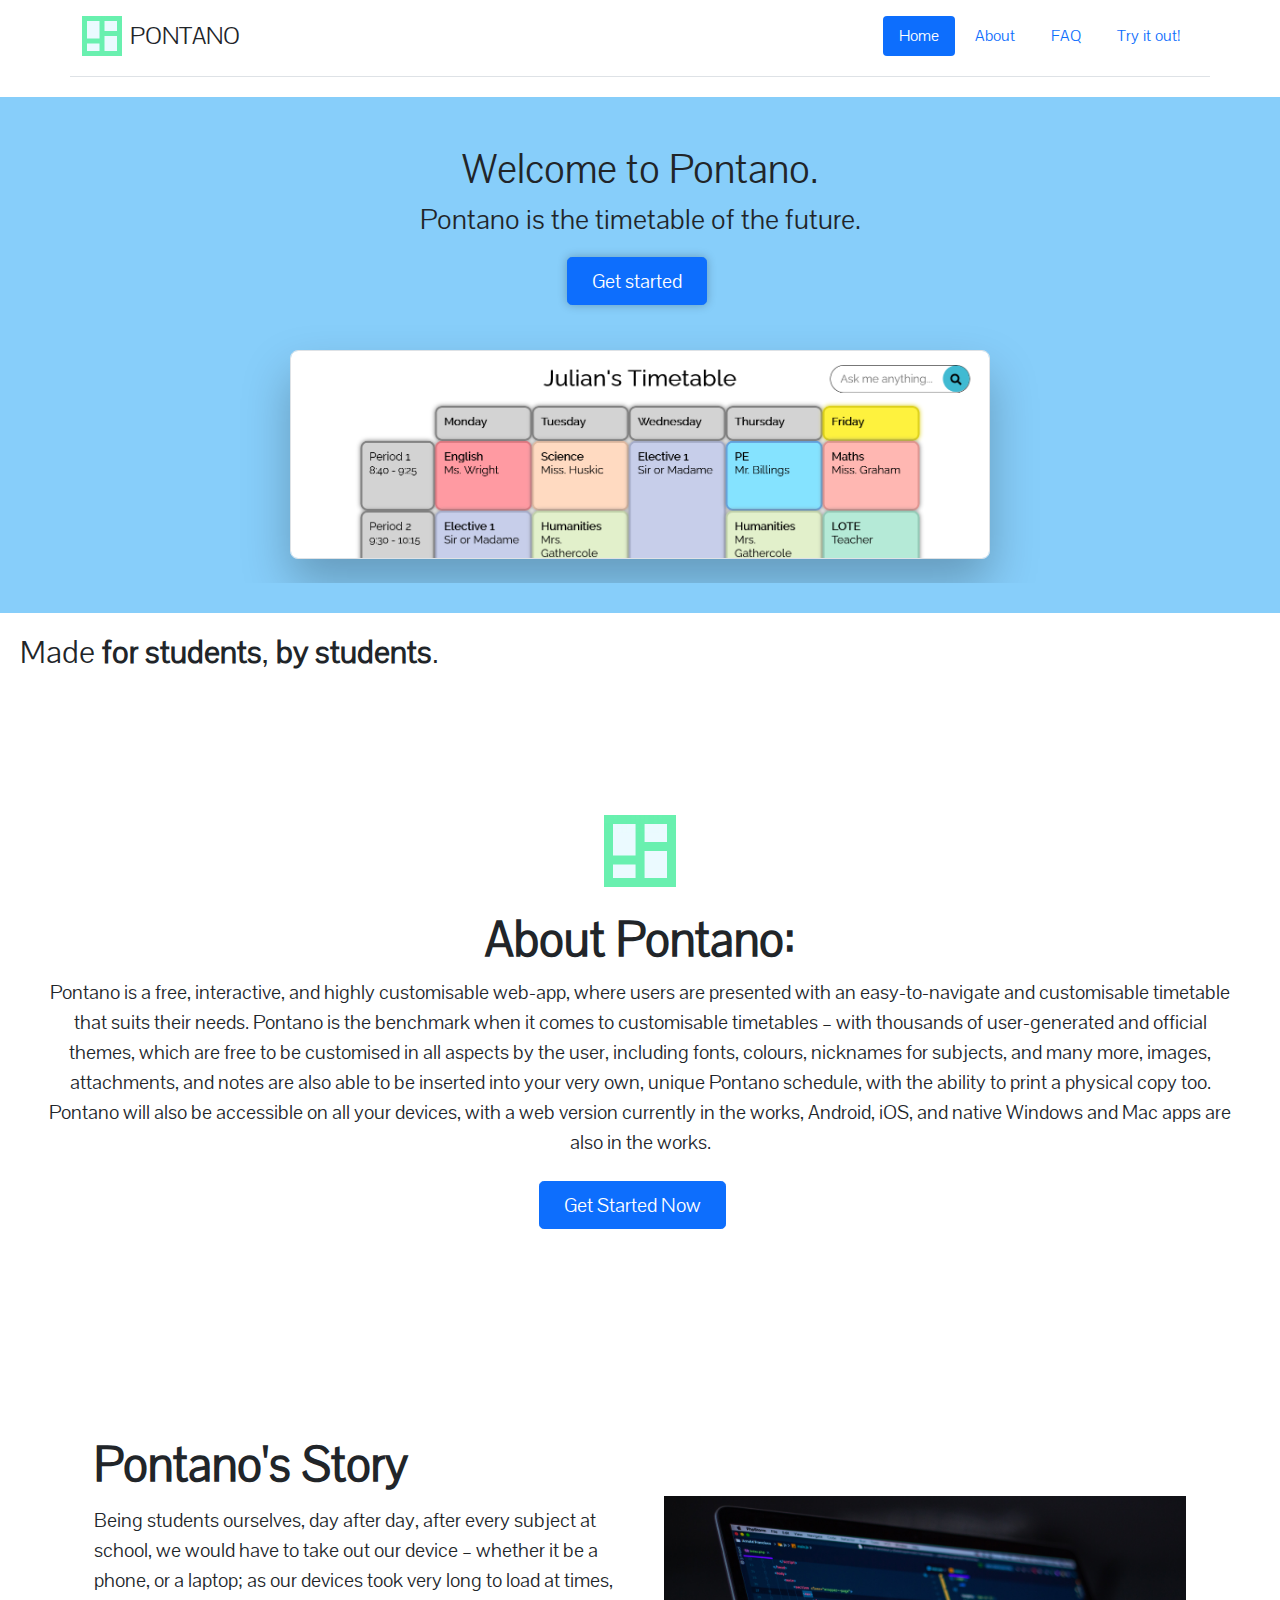
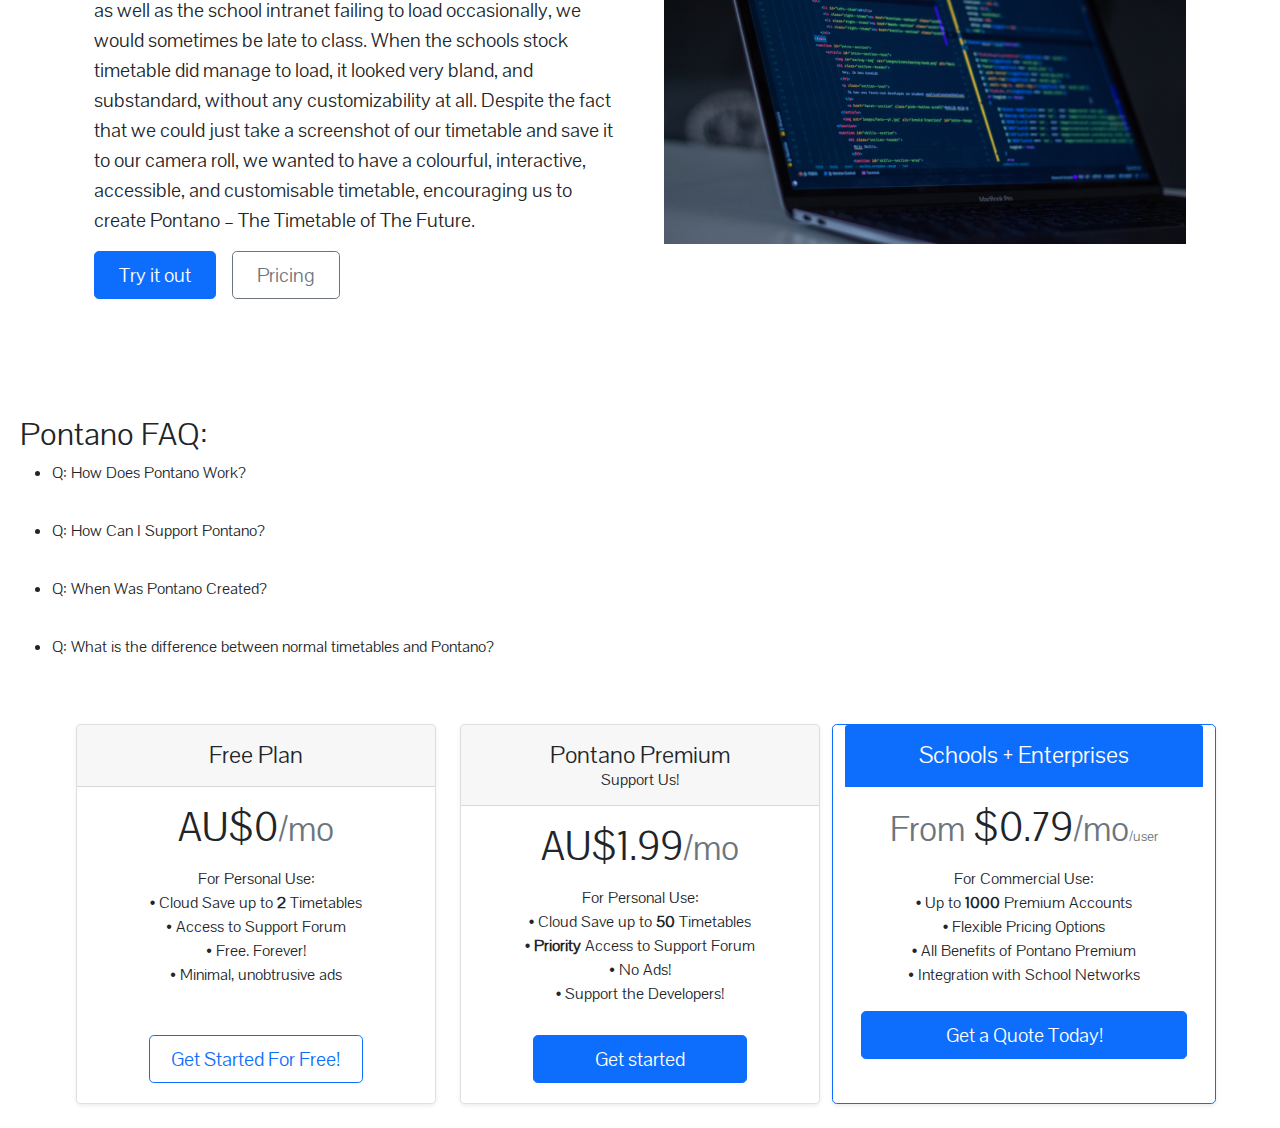
<file: index.html>
<!DOCTYPE html>
<html lang="en">
	<head>
		<title>Welcome to Pontano: Timetable of the Future</title>
		<meta charset="UTF-8">
		<meta name="viewport" content="width=device-width,initial-scale=1">
		<meta name="title" content="Welcome to Pontano: Timetable of the Future">
		<meta name="keywords" content="timetable,pontano">
		<meta name="description" content="Pontano is the timetable of the future when it comes to easy timetables. Made for students, by students.">
		
		<link rel="icon" href="favicon.ico" sizes="any"/>
		<link rel="icon" href="assets/logo.svg" type="image/svg+xml"/>
		<link rel="apple-touch-icon" href="assets/apple-touch-icon.png"/>
		<link rel="manifest" href="manifest.webmanifest"/>
		
		<link rel="stylesheet" href="styles/bootstrap.min.css" type="text/css"/>
		
		<link rel="stylesheet" href="styles/Pontano.css" type="text/css"/>
		<link rel="stylesheet" href="styles/essential.css" type="text/css"/>
		<link rel="stylesheet" href="styles/landingPage.css" type="text/css"/>
		
		<script src="scripts/landingPage.js"></script>
	</head>
	<body>
		<div class="full-width" id="nav-cont">
			<div class="container" id="nav-bar">
				<header class="d-flex flex-wrap justify-content-center py-3 mb-4">
					<a href="/" class="d-flex align-items-center mb-3 mb-md-0 me-md-auto text-dark text-decoration-none">
						<img src="assets/logo-256.png" alt="PONTANO" width="40" height="40" class="bi me-2"/>
						<span class="fs-4">PONTANO</span>
					</a>
					<ul class="nav nav-pills">
						<li class="nav-item"><a href="#" class="nav-link active" aria-current="page">Home</a></li>
						<li class="nav-item"><a href="#about" class="nav-link">About</a></li>
						<li class="nav-item"><a href="#faq" class="nav-link">FAQ</a></li>
						<li class="nav-item"><a href="app.html" class="nav-link">Try it out!</a></li>
					</ul>
				</header>
			</div>
		</div>
		<div class="full-width">
			<div class="line container border-bottom"></div>
		</div>
		<section id="intro" class="px-4 pt-5 text-center">
			<h1>Welcome to Pontano.</h1>
			<h3>Pontano is the timetable of the future.</h3>
			<a href="app.html"><button type="button" class="btn btn-primary btn-lg px-4 me-sm-3">Get started</button></a>
			<div class="overflow-hidden" id="sneakpeak-cont">
				<div class="container px-5">
					<img src="assets/sneakpeak.png" alt="Sneakpeak" width="700" height="500" class="img-fluid border mb-4"/>
				</div>
			</div>
		</section>
		<section id="shameless-self-promotion">
			<h2>Made <span>for students</span>, <span>by students</span>.</h2>
		</section>
		<section id="about" class="full-width">
			<div class="px-4 py-5 my-5 text-center">
				<img class="d-block mx-auto mb-4" src="assets/logo-512.png" alt="" width="72" height="72">
				<h1 class="display-5 fw-bold">About Pontano:</h1>
				<div class="col-lg-6 mx-auto noBigGap">
					<p class="lead mb-4">Pontano is a free, interactive, and highly customisable web-app, where users are presented with an easy-to-navigate and customisable timetable that suits their needs. Pontano is the benchmark when it comes to customisable timetables – with thousands of user-generated and official themes, which are free to be customised in all aspects by the user, including fonts, colours, nicknames for subjects, and many more, images, attachments, and notes are also able to be inserted into your very own, unique Pontano schedule, with the ability to print a physical copy too. Pontano will also be accessible on all your devices, with a web version currently in the works, Android, iOS, and native Windows and Mac apps are also in the works.</p>
					<div class="d-grid gap-2 d-sm-flex justify-content-sm-center">
						<a href="app.html"><button type="button" class="btn btn-primary btn-lg px-4 me-sm-3">Get Started Now</button></a>
					</div>
				</div>
			</div>
		</section>
		<section id="story">
			<div class="container col-xxl-8 px-4 py-5">
				<div class="row flex-lg-row-reverse align-items-center g-5 py-5">
					<div class="col-10 col-sm-8 col-lg-6">
						<img src="assets/coding_unsplash.jpg" class="d-block mx-lg-auto img-fluid" alt="Bootstrap Themes" width="700" height="500" loading="lazy"/>
					</div>
					<div class="col-lg-6">
						<h1 class="display-5 fw-bold lh-1 mb-3">Pontano's Story</h1>
						<p class="lead">Being students ourselves, day after day, after every subject at school, we would have to take out our device – whether it be a phone, or a laptop; as our devices took very long to load at times, as well as the school intranet failing to load occasionally, we would sometimes be late to class. When the schools stock timetable did manage to load, it looked very bland, and substandard, without any customizability at all. Despite the fact that we could just take a screenshot of our timetable and save it to our camera roll, we wanted to have a colourful, interactive, accessible, and customisable timetable, encouraging us to create Pontano – The Timetable of The Future.</p>
						<div class="d-grid gap-2 d-md-flex justify-content-md-start">
							<a href="app.html"><button type="button" class="btn btn-primary btn-lg px-4 me-md-2">Try it out</button></a>
							<a href="#pricing"><button type="button" class="btn btn-outline-secondary btn-lg px-4">Pricing</button></a>
						</div>
					</div>
				</div>
			</div>
		</section>
		<section id="faq" class="full-width">
			<h2>Pontano FAQ:</h2>
			<ul>
				<li>Q: How Does Pontano Work?</li>
				<i>A: Pontano provides multiple schedule templates – in 100s of colours and designs to suit the users tastes, users are free to customise their schedule, as well as enable push notifications on our upcoming mobile apps.</i>
				<li>Q: How Can I Support Pontano?</li>
				<i>A: Pontano will always continue to be free, with minimal and unintrusive ads, however, we will also have a premium monthly subscription – known as Pontano Premium, starting at a low $1.99AUD/Month, the main goal of this subscription is to support us - the devs if you love our app and would like to support us. The features included with Pontano Premium is no ads – anywhere in the app, as well the ability save more than three timetables/schedules to the cloud at once, cloud saving will still be available in the free version however, with a maximum of two schedules in the cloud at once.</i>
				<li>Q: When Was Pontano Created?</li>
				<i>A: Pontano was created on the 6th of June 2022. </i>
				<li>Q: What is the difference between normal timetables and Pontano?</li>
				<i>A: Pontano is highly customisable, unlike much of our competitors, users are able to add many features and details to their unique schedule, such as favourite colours, fonts, images, notes, and many more.</i>
			</ul>
		</section>
		<main class="plsnotwide" id="pricing">
			<div class="row row-cols-1 row-cols-md-3 mb-3 text-center asdfasdfa">
				<div class="col">
					<div class="card mb-4 rounded-3 shadow-sm">
						<div class="card-header py-3">
							<h4 class="my-0 fw-normal">Free Plan</h4>
						</div>
						<div class="card-body">
							<h1 class="card-title pricing-card-title">AU$0<small class="text-muted fw-light">/mo</small></h1>
							<ul class="list-unstyled mt-3 mb-4">
								<li>For Personal Use:</li>
								<li>• Cloud Save up to <b>2</b> Timetables</li>
								<li>• Access to Support Forum</li>
								<li>• Free. Forever!</li>
								<li>• Minimal, unobtrusive ads</li>
							</ul>
							<button type="button" class="w-100 btn btn-lg btn-outline-primary">Get Started For Free!</button>
						</div>
					</div>
				</div>
				<div class="col">
					<div class="card mb-4 rounded-3 shadow-sm">
						<div class="card-header py-3">
							<h4 class="my-0 fw-normal">Pontano Premium</h4>
							<h6 class="my-0 fw-normal">Support Us!</h6>
						</div>
						<div class="card-body">
							<h1 class="card-title pricing-card-title">AU$1.99<small class="text-muted fw-light">/mo</small></h1>
							<ul class="list-unstyled mt-3 mb-4">
								<li>For Personal Use:</li>
								<li>• Cloud Save up to <b>50</b> Timetables</li>
								<li>• <b>Priority</b> Access to Support Forum</li>
								<li>• No Ads!</li>
								<li>• Support the Developers!</li>
							</ul>
							<button type="button" class="w-100 btn btn-lg btn-primary">Get started</button>
						</div>
					</div>
				</div>
				<div class="card mb-4 rounded-3 shadow-sm border-primary">
					<div class="card-header py-3 text-white bg-primary border-primary">
						<h4 class="my-0 fw-normal">Schools + Enterprises</h4>
					</div>
					<div class="card-body">
						<h1 class="card-title pricing-card-title"><small class="text-muted fw-light">From </small>$0.79<small class="text-muted fw-light">/mo<span class="tiny">/user</span></small></h1>
						<ul class="list-unstyled mt-3 mb-4">
							<li>For Commercial Use:</li>
							<li>• Up to <b>1000</b> Premium Accounts</li>
							<li>• Flexible Pricing Options</li>
							<li>• All Benefits of Pontano Premium</li>
							<li>• <b></b>Integration with School Networks</li>
						</ul>
						<a href="https://www.youtube.com/watch?v=dQw4w9WgXcQ"><button type="button" class="w-100 btn btn-lg btn-primary">Get a Quote Today!</button></a>
					</div>
				</div>
			</div>
		</main>
		
		<script src="scripts/bootstrap.bundle.min.js"></script>
	</body>
</html>
</file>
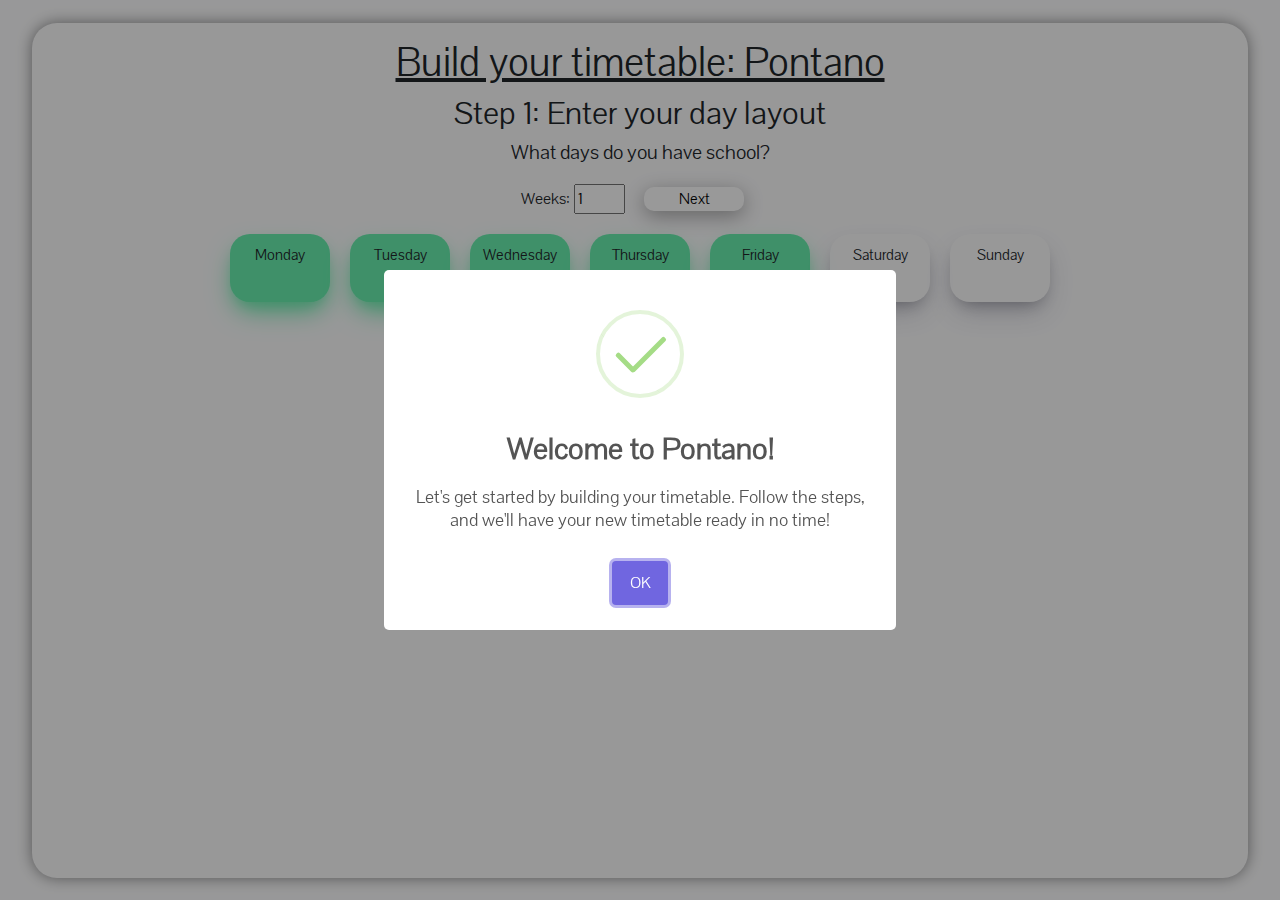
<file: app.html>
<!DOCTYPE html>
<html lang="en">
	<head>
		<title>My Timetable | Pontano</title>
		<meta charset="UTF-8">
		<meta name="viewport" content="width=device-width,initial-scale=1">
		<meta name="title" content="Welcome to Pontano: Timetable of the Future">
		<meta name="keywords" content="timetable,pontano">
		<meta name="description" content="Pontano is the timetable of the future when it comes to easy timetables. Made for students, by students.">
		
		<link rel="icon" href="favicon.ico" sizes="any"/>
		<link rel="icon" href="assets/logo.svg" type="image/svg+xml"/>
		<link rel="apple-touch-icon" href="assets/apple-touch-icon.png"/>
		<link rel="manifest" href="manifest.webmanifest"/>
		
		<script src="scripts/jscookie.js"></script>
		<script src="scripts/localStorageCookiePatch.js"></script>
		<script>
			if(localStorage.getItem("quickstart") == "true" && !(localStorage.getItem("timetableHasBeenBuilt") == "true")) {
				localStorage.setItem("weekLayout", JSON.stringify([1,1,1,1,1,0,0]));
				localStorage.setItem("periodTimes", JSON.stringify([["08:45","09:35",false],["09:35","10:25",false],["10:25","10:45",true],["10:45","11:35",false],["11:35","00:25",false],["00:25","01:15",false],["01:15","02:05",true],["02:05","02:55",false],["02:55","03:45",false]]));
				localStorage.setItem("timetableName", "Julian's Timetable");
				localStorage.setItem("timetableHasBeenBuilt", "true");
				localStorage.setItem("showQuickStartAlert", "true");
			}
			localStorage.removeItem("quickstart");
		</script>
		<script>
			if(!(localStorage.getItem("timetableHasBeenBuilt") == "true")) {
				localStorage.setItem("showStartAlert", "true");
				location.replace("builder.html");
			}
		</script>
		
		<link rel="stylesheet" href="styles/bootstrap.min.css" type="text/css"/>
		
		<script src="scripts/sweetalert2.all.min.js"></script>
		
		<link rel="stylesheet" href="styles/Pontano.css" type="text/css"/>
		<link rel="stylesheet" href="styles/essential.css" type="text/css"/>
		<link rel="stylesheet" href="styles/app.css" type="text/css"/>
		
		<script src="scripts/essential.js"></script>
		<script src="scripts/app.js"></script>
	</head>
	<body>
		<div class="main">
			<h1 class="titleCont"><span id="timetableName">My Timetable</span></h1>
			<div id="timetableCont"></div>
			<button onclick="hardReset();" id="resetBtn">Reset</button>
			<a href="https://forms.office.com/Pages/ResponsePage.aspx?id=PVpLsnLmUU6oDEstwSFuCQiUUa6MhEZMiUylQTQfWN1UMkVCR1FSNDRUVldNNUxDTDZWTEZNVERJRS4u" target="_blank" id="voteNumber">Vote number: 98</span>
		</div>
	</body>
</html>
</file>
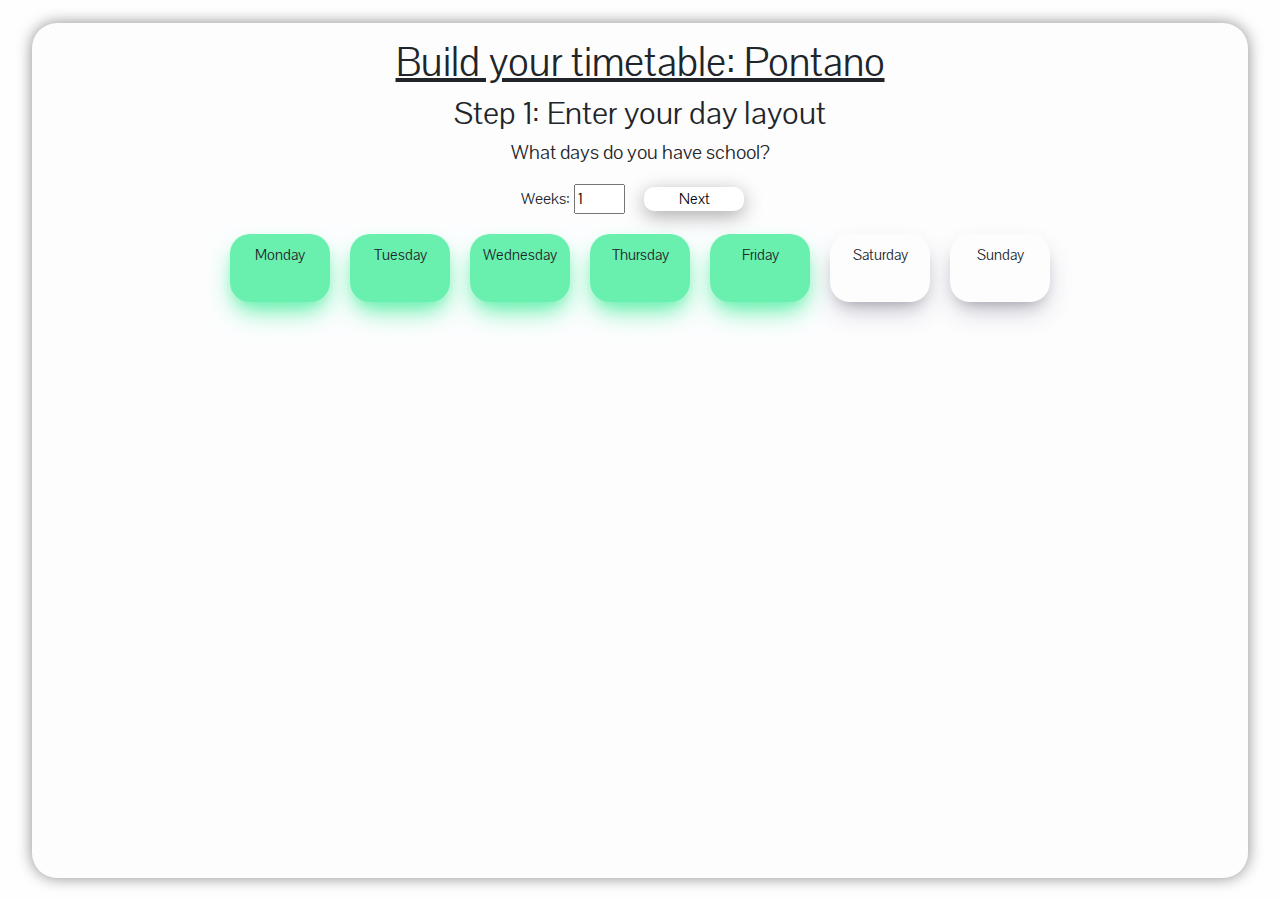
<file: builder.html>
<!DOCTYPE html>
<html lang="en">
	<head>
		<title>Timetable Builder | Pontano</title>
		<meta charset="UTF-8">
		<meta name="viewport" content="width=device-width,initial-scale=1">
		<meta name="title" content="Welcome to Pontano: Timetable of the Future">
		<meta name="keywords" content="timetable,pontano">
		<meta name="description" content="Pontano is the timetable of the future when it comes to easy timetables. Made for students, by students.">
		
		<link rel="icon" href="favicon.ico" sizes="any"/>
		<link rel="icon" href="assets/logo.svg" type="image/svg+xml"/>
		<link rel="apple-touch-icon" href="assets/apple-touch-icon.png"/>
		<link rel="manifest" href="manifest.webmanifest"/>
		
		<script src="scripts/jscookie.js"></script>
		<script src="scripts/localStorageCookiePatch.js"></script>
		<script>
			if(localStorage.getItem("timetableHasBeenBuilt") == "true") {
				location.replace("app.html");
			}
		</script>
		
		<link rel="stylesheet" href="styles/bootstrap.min.css" type="text/css"/>
		<link rel="stylesheet" href="https://cdnjs.cloudflare.com/ajax/libs/font-awesome/4.7.0/css/font-awesome.min.css" type="text/css"/>
		
		<script src="scripts/sweetalert2.all.min.js"></script>
		
		<link rel="stylesheet" href="styles/Pontano.css" type="text/css"/>
		<link rel="stylesheet" href="styles/essential.css" type="text/css"/>
		<link rel="stylesheet" href="styles/builder.css" type="text/css"/>
		
		<script src="scripts/essential.js"></script>
		<script src="scripts/builder.js"></script>
	</head>
	<body>
		<div class="main">
			<h1><u>Build your timetable: Pontano</u></h1>
			<div class="step showing" data-step-n="1">
				<h2>Step 1: Enter your day layout</h2>
				<h5>What days do you have school?</h5>
				<div>
					<label for="weeks">Weeks:</label>
					<input type="number" min="1" max="10" value="1" autocomplete="off" id="weeks"/>
					<button title="Next step" class="buildNextBtn buildBtn">Next</button>
				</div>
				<div id="daySelector">
					<div class="toggleableDay" data-i="0" data-selected="true"><span>Monday</span></div>
					<div class="toggleableDay" data-i="1" data-selected="true"><span>Tuesday</span></div>
					<div class="toggleableDay" data-i="2" data-selected="true"><span>Wednesday</span></div>
					<div class="toggleableDay" data-i="3" data-selected="true"><span>Thursday</span></div>
					<div class="toggleableDay" data-i="4" data-selected="true"><span>Friday</span></div>
					<div class="toggleableDay" data-i="5" data-selected="false"><span>Saturday</span></div>
					<div class="toggleableDay" data-i="6" data-selected="false"><span>Sunday</span></div>
				</div>
			</div>
			<div class="step hidden" data-step-n="2">
				<h2>Step 2: Enter period times</h2>
				<h5>When do classes start and finish?</h5>
				<div>
					<button title="Previous step" class="buildPrevBtn buildBtn">Back</button>
					<label for="weeks">How many periods?</label>
					<input type="number" min="1" max="20" value="7" autocomplete="off" id="builderPeriodCount"/>
					<button title="Next step" class="buildNextBtn buildBtn">Next</button>
				</div>
				<template id="builderPeriodTimeTemplate">
					<div class="builderPeriod">
						<input type="time" value="$1" autocomplete="off" class="builderTime"/> to <input type="time" value="$2" autocomplete="off" class="builderTime"/>
						<span class="builderPeriodIsBreakLabel">Break period:</span>
						<input type="checkbox" $3 autocomplete="off" class="builderPeriodIsBreakCheckbox"/>
					</div>
				</template>
				<div id="builderPeriodTimesCont"></div>
			</div>
			<div class="step hidden" data-step-n="3">
				<h3>Step 3: Enter subjects</h3>
				<h5>What subjects and teachers do you have?</h5>
				<div>
					<button title="Previous step" class="buildPrevBtn buildBtn">Back</button>
					<button title="Finish building your timetable!" class="buildFinishBtn buildBtn">Finish!</button>
				</div>
				<template id="subjectTemplate">
					<div class="subject">
						<span>$1</span>
						<button title="Delete" class="subjectRemoveBtn subjectBtn"><i class="fa fa-trash"></i></button>
					</div>
				</template>
				<template id="subjectAddCardTemplate">
					<div class="subject newSubjectCard">
						<span>Add subject</span>
						<button title="Add subject" class="newSubjectBtn subjectBtn"><i class="fa fa-plus"></i></button>
					</div>
				</template>
				<div id="subjectSelector"></div>
			</div>
		</div>
	</body>
</html>
</file>
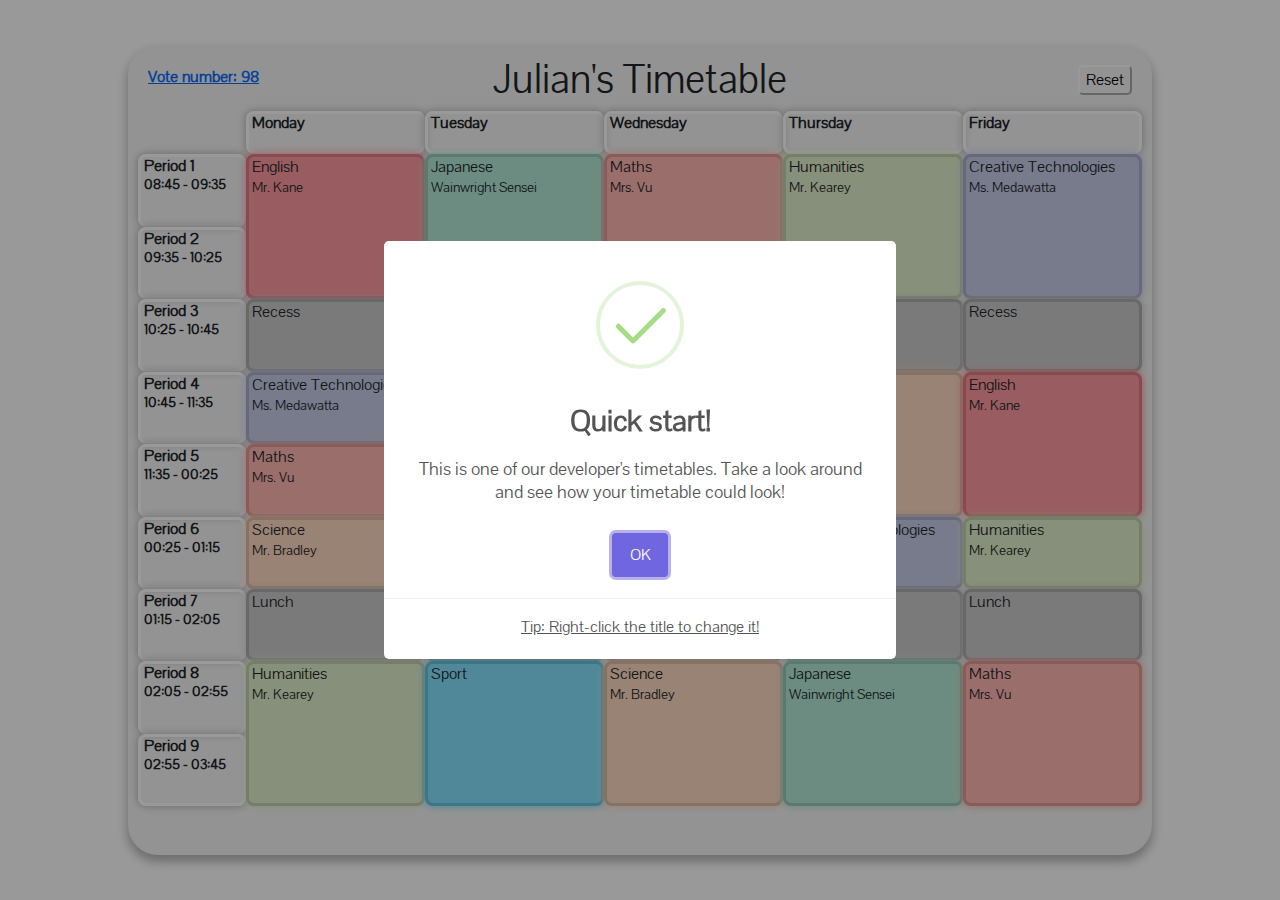
<file: quickstart.html>
<!DOCTYPE html>
<html lang="en">
	<head>
		<title>My Timetable | Pontano</title>
		<meta charset="UTF-8">
		<meta name="viewport" content="width=device-width,initial-scale=1">
		<meta name="title" content="Welcome to Pontano: Timetable of the Future">
		<meta name="keywords" content="timetable,pontano">
		<meta name="description" content="Pontano is the timetable of the future when it comes to easy timetables. Made for students, by students.">
		
		<link rel="icon" href="favicon.ico" sizes="any"/>
		<link rel="icon" href="assets/logo.svg" type="image/svg+xml"/>
		<link rel="apple-touch-icon" href="assets/apple-touch-icon.png"/>
		<link rel="manifest" href="manifest.webmanifest"/>
		
		<script src="scripts/jscookie.js"></script>
		<script src="scripts/localStorageCookiePatch.js"></script>
		<script>
			localStorage.setItem("quickstart", "true");
			location.replace("app.html");
		</script>
	</head>
	<body></body>
</html>
</file>
<file: styles/Pontano.css>
@font-face {
	font-family: "Pontano";
	src: url("../fonts/Pontano.ttf");
}
</file>
<file: styles/essential.css>
* {
	font-family: "Pontano", Arial;
}
.hidden {
	display: none !important;
}
.invisible {
	opacity: 0 !important;
}
</file>
<file: styles/landingPage.css>
@keyframes slide_in {
	from {
		transform: translate(-200px, 0);
		opacity: 0;
		display: none;
	}
	to {
		transform: translate(0, 0);
		opacity: 1;
	}
}

* {
	scrollbar-width: thin;
	scrollbar-color: #0d6efd white;
}
/* Works on Chrome, Edge, and Safari */
*::-webkit-scrollbar {
	width: 8px;
}
*::-webkit-scrollbar-track {
	background: white;
}
*::-webkit-scrollbar-thumb {
	background-color: #0d6efd;
}

section {
	padding: 20px;
	/*border: 1px solid black;*/
}
.full-width {
	margin: 0;
	width: 100%;
}
.line {
	margin: -20px auto 20px auto;
	position: relative;
}

#nav-cont {
	margin: 0;
	position: sticky;
	top: 0;
	background: white;
	z-index: 5;
}
#nav-bar {
	width: 100vw;
}
.nav-item {
	margin: 0 2px;
	border-radius: 5px;
	transition-duration: 0.3s;
}
.nav-item:hover {
	background: lightskyblue;
}
#intro {
	background: lightskyblue;
}
#intro h1 {
	margin: 0;
	animation: slide_in 1s ease-out;
}
#intro h3 {
	animation: slide_in 1s ease-out 0.5s backwards;
}
#intro > * {
	margin: 10px;
}
#intro button {
	margin: 10px;
	box-shadow: 0 0 10px rgba(0, 0, 0, 0.25);
	animation: slide_in 1s ease-out 1s backwards;
}
#sneakpeak-cont {
	max-height: 30vh;
}
#sneakpeak-cont img {
	margin-top: 25px;
	box-shadow: 0 1.5rem 3rem rgba(0, 0, 0, 0.25);
	border-radius: 8px;
}

#story {
	padding: 0;
}

#shameless-self-promotion span {
	font-weight: bold;
}

.noBigGap {
	width: 100%;
}

.plsNotWide {
	text-align: center;
	position: relative;
}
.asdfasdfa {
	margin: auto;
	position: absolute;
	left: 0;
	right: 0;
	text-align: center;
	width: 90% !important;	
}

.col .card {
	height: 380px;
}
.col .card button {
	margin: auto;
	position: absolute;
	left: 0;
	right: 0;
	bottom: 20px;
	width: 60% !important;
}
.tiny {
	font-size: 14px;
}

#faq li {
	margin: 5px 0;
}
#faq li + i {
	display: inline-block;
	transform: scaleY(0);
	transform-origin: top;
	transition-duration: 0.9s;
	max-height: 0;
	overflow: hidden;
	opacity: 0;
}
#faq li:hover + i {
	transform: scaleY(1);
	max-height: 200px;
	opacity: 1;
}
</file>
<file: styles/app.css>
* {
	/* border: 1px solid black; */
	box-sizing: border-box;
}
:root {
	--grid-rows: 8;
	--grid-cols: 7;
	
	--ttable-bg-col: #F5F5F5;
	--ttable-shadow-x: 0;
	--ttable-shadow-y: 6px;
	--ttable-shadow-blur: 10px;
	--ttable-shadow-spread: 1px;
	--ttable-shadow-col: #BABABA;
	
	--period-shadow-x: 0;
	--period-shadow-y: 0;
	--period-shadow-blur: 7px;
	--period-shadow-spread: 1px;
	--period-shadow-col: #BABABA;
	--period-font: inherit;
	--period-border-radius: 8px;
	--period-border-width: 3px;
	--period-border-style: solid; /* none hidden dotted dashed solid double groove ridge inset outset*/
}
.main {
	margin: auto;
	padding: 10px;
	position: absolute;
	left: 0;
	right: 0;
	top: 0;
	bottom: 0;
	
	width: 80vw;
	height: 90vh;
	background: var(--ttable-bg-col);
	border-radius: 30px;
	box-shadow: var(--ttable-shadow-x) var(--ttable-shadow-y) var(--ttable-shadow-blur) var(--ttable-shadow-spread) var(--ttable-shadow-col);
}
.titleCont {
	text-align: center;
}
#timetableCont {
	display: grid;
	grid-template: minmax(0, 0.6fr) repeat(var(--grid-rows), minmax(0, 1fr)) / 0.6fr repeat(var(--grid-cols), 1fr);
	grid-auto-flow: column;
	height: 88%;
}
.period {
	padding: 0 3px;
	
	border-radius: var(--period-border-radius);
	box-shadow: var(--period-shadow-x) var(--period-shadow-y) var(--period-shadow-blur) var(--period-shadow-spread) var(--period-shadow-col);
	font-family: var(--period-font);
	
	border-width: var(--period-border-width);
	border-style: var(--period-border-style);
	line-height: 20px;
}
.period.dayHeading, .period.periodLabel {
	border: var(--period-border-width) var(--period-border-style) white;
	font-weight: bold;
	line-height: 18px;
}
.period[data-period-span="2"] {
	grid-row-end: span 2;
}
.period[data-period-span="3"] {
	grid-row-end: span 3;
}

#resetBtn {
	position: absolute;
	right: 20px;
	top: 20px;
	
	border-radius: 5px;
	background: #F5F5F5;
	border: 2px outset white;
}
#voteNumber {
	position: absolute;
	left: 20px;
	top: 20px;
	font-weight: bold;
	animation: pulse 0.6s ease-out infinite;
}
@keyframes pulse {
	from, to {
		transform: scale(1);
	}
	50% {
		transform: scale(1.1);
	}
}
</file>
<file: styles/builder.css>
body {
	background: #FEFEFF;
}
.main {
	margin: auto;
	padding: 15px;
	position: absolute;
	left: 0;
	right: 0;
	top: 0;
	bottom: 0;
	
	width: 95vw;
	height: 95vh;
	border-radius: 25px;
	background-color: #FDFDFE;
	box-shadow: 0 0 15px #8D8D8D;
	text-align: center;
}

.step {
	opacity: 1;
	transition: opacity 0.5s;
}
.step:not(.showing) {
	opacity: 0;
}

.toggleableDay {
	margin: 8px;
	padding-top: 10px;
	display: inline-block;
	width: 100px;
	height: 68px;
	font-size: 15px;
	/* border: 1px solid black; */
	border-radius: 20px;
	box-shadow: rgba(50, 50, 93, 0.25) 0px 13px 27px -5px, rgba(0, 0, 0, 0.3) 0px 8px 16px -8px;
	cursor: pointer;
	
	transition-duration: 0.2s;
}
.toggleableDay[data-selected="true"] {
	background: #69F0AF;
	/* box-shadow: 0 0 10px 3px rgb(85, 156, 200); */
	box-shadow: #69F0AF 0px 13px 27px -5px, #69F0AF 0px 8px 16px -8px;
}

.builderPeriod {
	margin: 8px;
	display: inline-block;
	width: 110px;
	height: 128px;
	font-size: 15px;
	border-radius: 20px;
	box-shadow: rgba(50, 50, 93, 0.25) 0px 13px 27px -5px, rgba(0, 0, 0, 0.3) 0px 8px 16px -8px;
}
.builderPeriod .builderTime {
	display: block;
}
.builderPeriodIsBreakCheckbox {
	appearance: none;
	width: 20px;
	height: 20px;
	background-color: white;
	border: 1px solid #59D08F;
	border-radius: 50%;
	cursor: pointer;
	
	transition-duration: 0.2s;
}
.builderPeriodIsBreakCheckbox:checked {
	background-color: #69F0AF;
}

#subjectSelector {
	text-align: center;
}
.subject {
	margin: 3px;
	padding: 8px;
	display: inline-block;
	width: 125px;
	height: 145px;
	
	text-align: center;
	border: 4px solid white;
	border-radius: 10px;
	background: #E8FFE8;
	box-shadow: 0 0 10px 3px #E8FFE8;
	position: relative;
}
.subject span {
	display: block;
	height: 50px;
}
.subjectBtn {
	margin: auto;
	width: 30px;
	height: 30px;
	border-radius: 50%;
	background: #D8EFD8;
	border: 3px solid white;
	
	position: absolute;
	left: 0;
	right: 0;
	
	transition: transform 0.325s cubic-bezier(0.165, 0.84, 0.44, 1), background 0.15s;
}
.subjectBtn:hover {
	transform: scale(1.2);
}
.subjectBtn:active {
	background: #C8DFC8;
}
.subjectRemoveBtn {
	bottom: 10px;
}
.newSubjectBtn {
	top: 0;
	bottom: 0;
}

.buildBtn {
	margin: 15px;
	width: 100px;
	font-size: 15px;
	background: white;
	border-radius: 10px;
	border: none;
	box-shadow: 0 5px 20px #0005;
	
	transition: transform 0.275s cubic-bezier(0.165, 0.84, 0.44, 1), background-color 0.33s;
}
.buildBtn:hover {
	transform: scale(1.1);
}
.buildFinishBtn:hover {
	background-color: #69F0AF;
	animation: pulse 0.6s ease-out infinite;
}

@keyframes pulse {
	from, to {
		transform: scale(1);
	}
	50% {
		transform: scale(1.1);
	}
}
</file>
